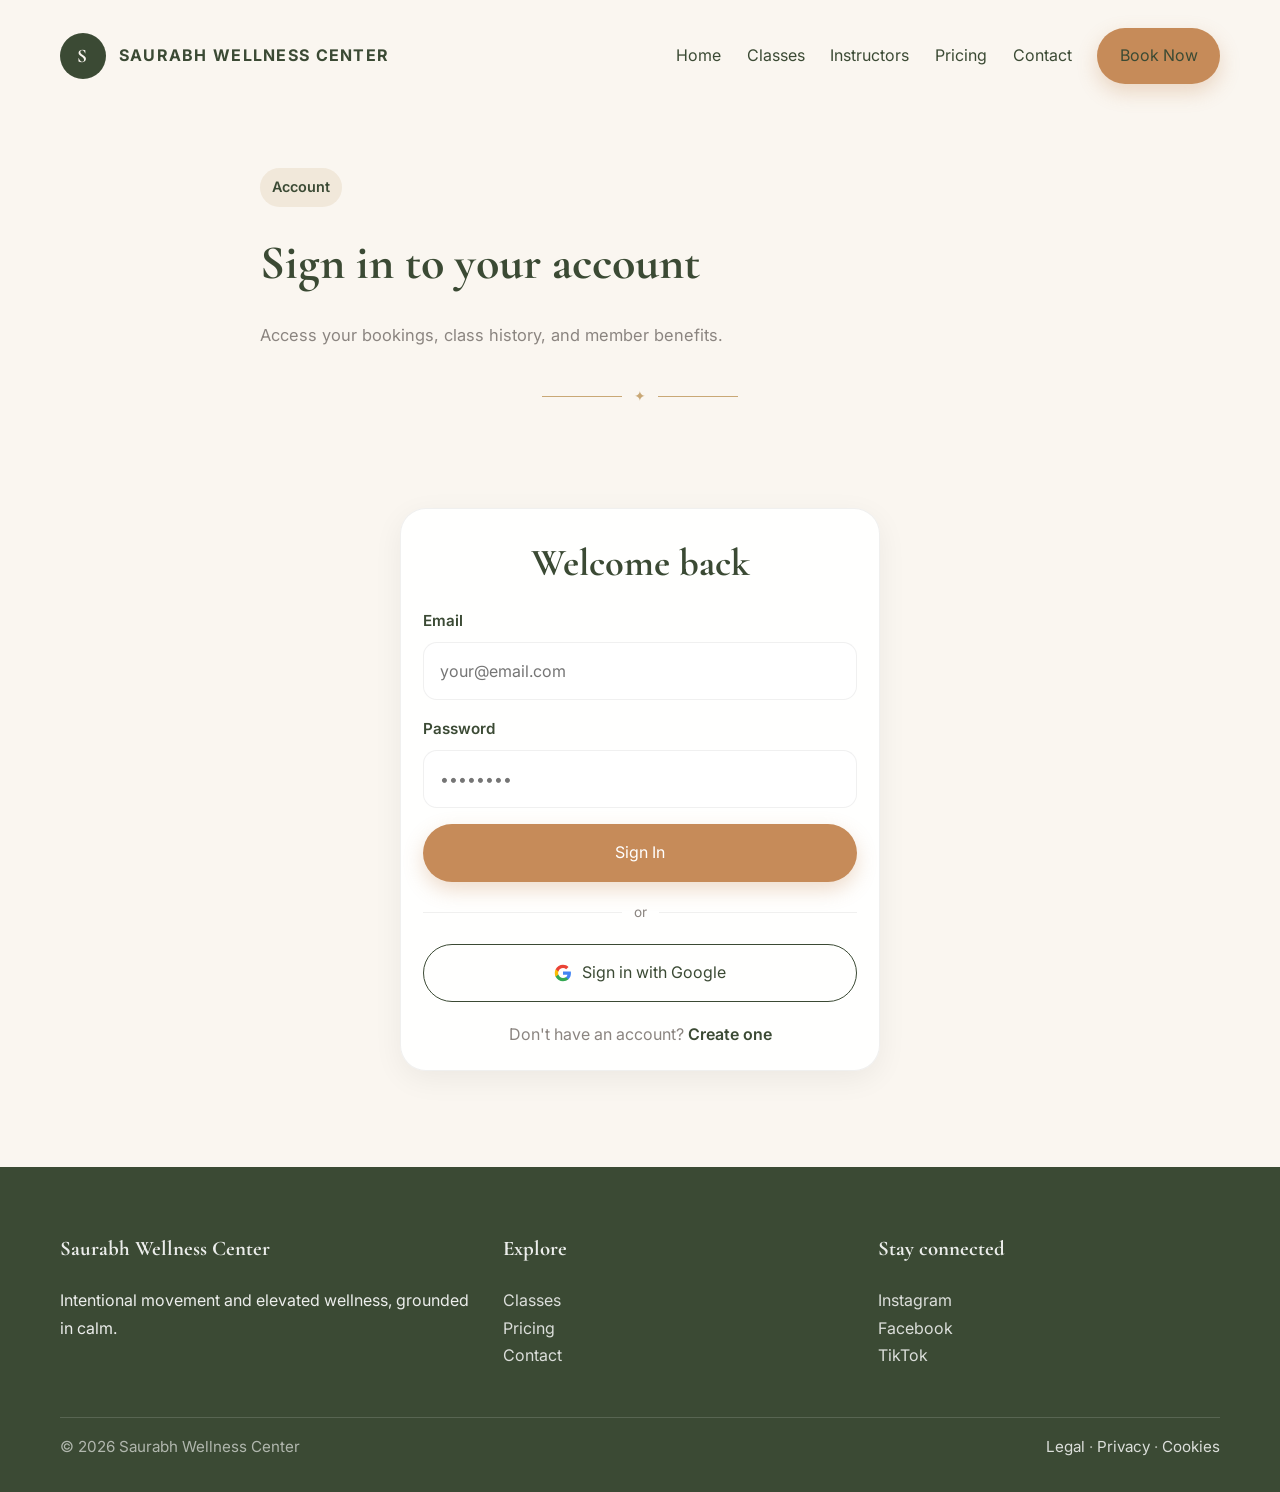
<file: auth.html>
<!DOCTYPE html>
<html lang="en">
  <head>
    <meta charset="UTF-8" />
    <meta name="viewport" content="width=device-width, initial-scale=1.0" />
    <title>Sign In | Saurabh Wellness Center</title>
    <meta name="description" content="Sign in or create an account at Saurabh Wellness Center in Dehradun." />
    <link rel="preconnect" href="https://fonts.googleapis.com" />
    <link rel="preconnect" href="https://fonts.gstatic.com" crossorigin />
    <link href="https://fonts.googleapis.com/css2?family=Inter:wght@400;500;600;700&family=Cormorant+Garamond:wght@500;600;700&display=swap" rel="stylesheet" />
    <link rel="stylesheet" href="styles.css" />
    <link rel="icon" type="image/svg+xml" href="favicon.svg" />
  </head>
  <body>
    <header class="site-header">
      <div class="container header-inner">
        <a class="brand" href="index.html">
          <span class="brand-mark">S</span>
          <span>Saurabh Wellness Center</span>
        </a>
        <button class="menu-toggle" aria-label="Toggle navigation">☰</button>
        <nav class="nav-links" aria-label="Primary navigation">
          <a href="index.html">Home</a>
          <a href="classes.html">Classes</a>
          <a href="team.html">Instructors</a>
          <a href="pricing.html">Pricing</a>
          <a href="contact.html">Contact</a>
          <a class="nav-cta" href="booking.html">Book Now</a>
        </nav>
      </div>
    </header>

    <main>
      <section class="page-hero">
        <div class="container hero-copy">
          <span class="eyebrow">Account</span>
          <h1>Sign in to your account</h1>
          <p>Access your bookings, class history, and member benefits.</p>
        </div>
      </section>

      <div class="section-divider"><span class="divider-line"></span><span class="divider-icon">✦</span><span class="divider-line"></span></div>

      <section class="section">
        <div class="container" style="max-width: 480px;">
          <div id="auth-message" class="auth-message" style="display:none;"></div>

          <div id="signin-form" class="auth-card card">
            <h2 class="section-title" style="text-align:center;">Welcome back</h2>
            <form id="login-form">
              <label for="login-email">Email</label>
              <input id="login-email" name="email" type="email" placeholder="your@email.com" required />
              <label for="login-password">Password</label>
              <input id="login-password" name="password" type="password" placeholder="••••••••" required />
              <div id="login-error" class="auth-error" style="display:none; color: #c0392b; font-size:0.9rem; margin-bottom:0.75rem;"></div>
              <button id="resend-confirm" type="button" class="btn btn-secondary" style="width:100%; display:none; margin-bottom:0.75rem;">Resend confirmation email</button>
              <button class="btn btn-primary" type="submit" style="width:100%;">Sign In</button>
            </form>
            <div style="display:flex; align-items:center; gap:0.75rem; margin:1.2rem 0;">
              <span style="flex:1; height:1px; background:var(--border);"></span>
              <span style="color:var(--muted); font-size:0.85rem;">or</span>
              <span style="flex:1; height:1px; background:var(--border);"></span>
            </div>
            <button id="google-signin-btn" class="btn btn-secondary" style="width:100%; display:flex; align-items:center; justify-content:center; gap:0.6rem;">
              <svg width="18" height="18" viewBox="0 0 24 24"><path fill="#4285F4" d="M22.56 12.25c0-.78-.07-1.53-.2-2.25H12v4.26h5.92a5.06 5.06 0 0 1-2.2 3.32v2.77h3.57c2.08-1.92 3.28-4.74 3.28-8.1z"/><path fill="#34A853" d="M12 23c2.97 0 5.46-.98 7.28-2.66l-3.57-2.77c-.98.66-2.23 1.06-3.71 1.06-2.86 0-5.29-1.93-6.16-4.53H2.18v2.84C3.99 20.53 7.7 23 12 23z"/><path fill="#FBBC05" d="M5.84 14.09c-.22-.66-.35-1.36-.35-2.09s.13-1.43.35-2.09V7.07H2.18C1.43 8.55 1 10.22 1 12s.43 3.45 1.18 4.93l2.85-2.22.81-.62z"/><path fill="#EA4335" d="M12 5.38c1.62 0 3.06.56 4.21 1.64l3.15-3.15C17.45 2.09 14.97 1 12 1 7.7 1 3.99 3.47 2.18 7.07l3.66 2.84c.87-2.6 3.3-4.53 6.16-4.53z"/></svg>
              Sign in with Google
            </button>
            <p style="text-align:center; margin-top:1.2rem; color:var(--muted);">
              Don't have an account? <a href="#" id="show-signup" style="color:var(--accent); font-weight:600;">Create one</a>
            </p>
          </div>

          <div id="signup-form" class="auth-card card" style="display:none;">
            <h2 class="section-title" style="text-align:center;">Create account</h2>
            <form id="register-form">
              <label for="register-email">Email</label>
              <input id="register-email" name="email" type="email" placeholder="your@email.com" required />
              <label for="register-password">Password</label>
              <input id="register-password" name="password" type="password" placeholder="••••••••" required minlength="6" />
              <label for="register-confirm">Confirm password</label>
              <input id="register-confirm" name="confirm" type="password" placeholder="••••••••" required minlength="6" />
              <div id="register-error" class="auth-error" style="display:none; color: #c0392b; font-size:0.9rem; margin-bottom:0.75rem;"></div>
              <button class="btn btn-primary" type="submit" style="width:100%;">Create Account</button>
            </form>
            <div style="display:flex; align-items:center; gap:0.75rem; margin:1.2rem 0;">
              <span style="flex:1; height:1px; background:var(--border);"></span>
              <span style="color:var(--muted); font-size:0.85rem;">or</span>
              <span style="flex:1; height:1px; background:var(--border);"></span>
            </div>
            <button id="google-signup-btn" class="btn btn-secondary" style="width:100%; display:flex; align-items:center; justify-content:center; gap:0.6rem;">
              <svg width="18" height="18" viewBox="0 0 24 24"><path fill="#4285F4" d="M22.56 12.25c0-.78-.07-1.53-.2-2.25H12v4.26h5.92a5.06 5.06 0 0 1-2.2 3.32v2.77h3.57c2.08-1.92 3.28-4.74 3.28-8.1z"/><path fill="#34A853" d="M12 23c2.97 0 5.46-.98 7.28-2.66l-3.57-2.77c-.98.66-2.23 1.06-3.71 1.06-2.86 0-5.29-1.93-6.16-4.53H2.18v2.84C3.99 20.53 7.7 23 12 23z"/><path fill="#FBBC05" d="M5.84 14.09c-.22-.66-.35-1.36-.35-2.09s.13-1.43.35-2.09V7.07H2.18C1.43 8.55 1 10.22 1 12s.43 3.45 1.18 4.93l2.85-2.22.81-.62z"/><path fill="#EA4335" d="M12 5.38c1.62 0 3.06.56 4.21 1.64l3.15-3.15C17.45 2.09 14.97 1 12 1 7.7 1 3.99 3.47 2.18 7.07l3.66 2.84c.87-2.6 3.3-4.53 6.16-4.53z"/></svg>
              Sign up with Google
            </button>
            <p style="text-align:center; margin-top:1.2rem; color:var(--muted);">
              Already have an account? <a href="#" id="show-signin" style="color:var(--accent); font-weight:600;">Sign in</a>
            </p>
          </div>

          <div id="signedin-view" style="display:none; text-align:center;">
            <div class="card" style="padding:2.5rem;">
              <h2 class="section-title">You're signed in</h2>
              <p style="color:var(--muted);" id="signedin-email"></p>
              <button id="signout-btn" class="btn btn-secondary" style="margin-top:1rem;">Sign Out</button>
            </div>
          </div>
        </div>
      </section>
    </main>

    <footer class="footer">
      <div class="container">
        <div class="footer-grid">
          <div>
            <h3>Saurabh Wellness Center</h3>
            <p>Intentional movement and elevated wellness, grounded in calm.</p>
          </div>
          <div>
            <h3>Explore</h3>
            <p><a href="classes.html">Classes</a><br /><a href="pricing.html">Pricing</a><br /><a href="contact.html">Contact</a></p>
          </div>
          <div>
            <h3>Stay connected</h3>
            <p><a href="https://instagram.com" target="_blank" rel="noreferrer">Instagram</a><br /><a href="https://facebook.com" target="_blank" rel="noreferrer">Facebook</a><br /><a href="https://tiktok.com" target="_blank" rel="noreferrer">TikTok</a></p>
          </div>
        </div>
        <div class="footer-bottom">
          <span>© <span id="year"></span> Saurabh Wellness Center</span>
          <span><a href="legal.html">Legal</a> · <a href="privacy.html">Privacy</a> · <a href="cookies.html">Cookies</a></span>
        </div>
      </div>
    </footer>

    <script src="supabase.js?v=1"></script>
    <script src="supabase-config.js?v=2"></script>
    <script src="booking-config.js?v=2"></script>
    <script src="nav-auth.js?v=2"></script>
    <script src="auth.js?v=2"></script>
    <script src="script.js?v=2"></script>
  </body>
</html>
</file>
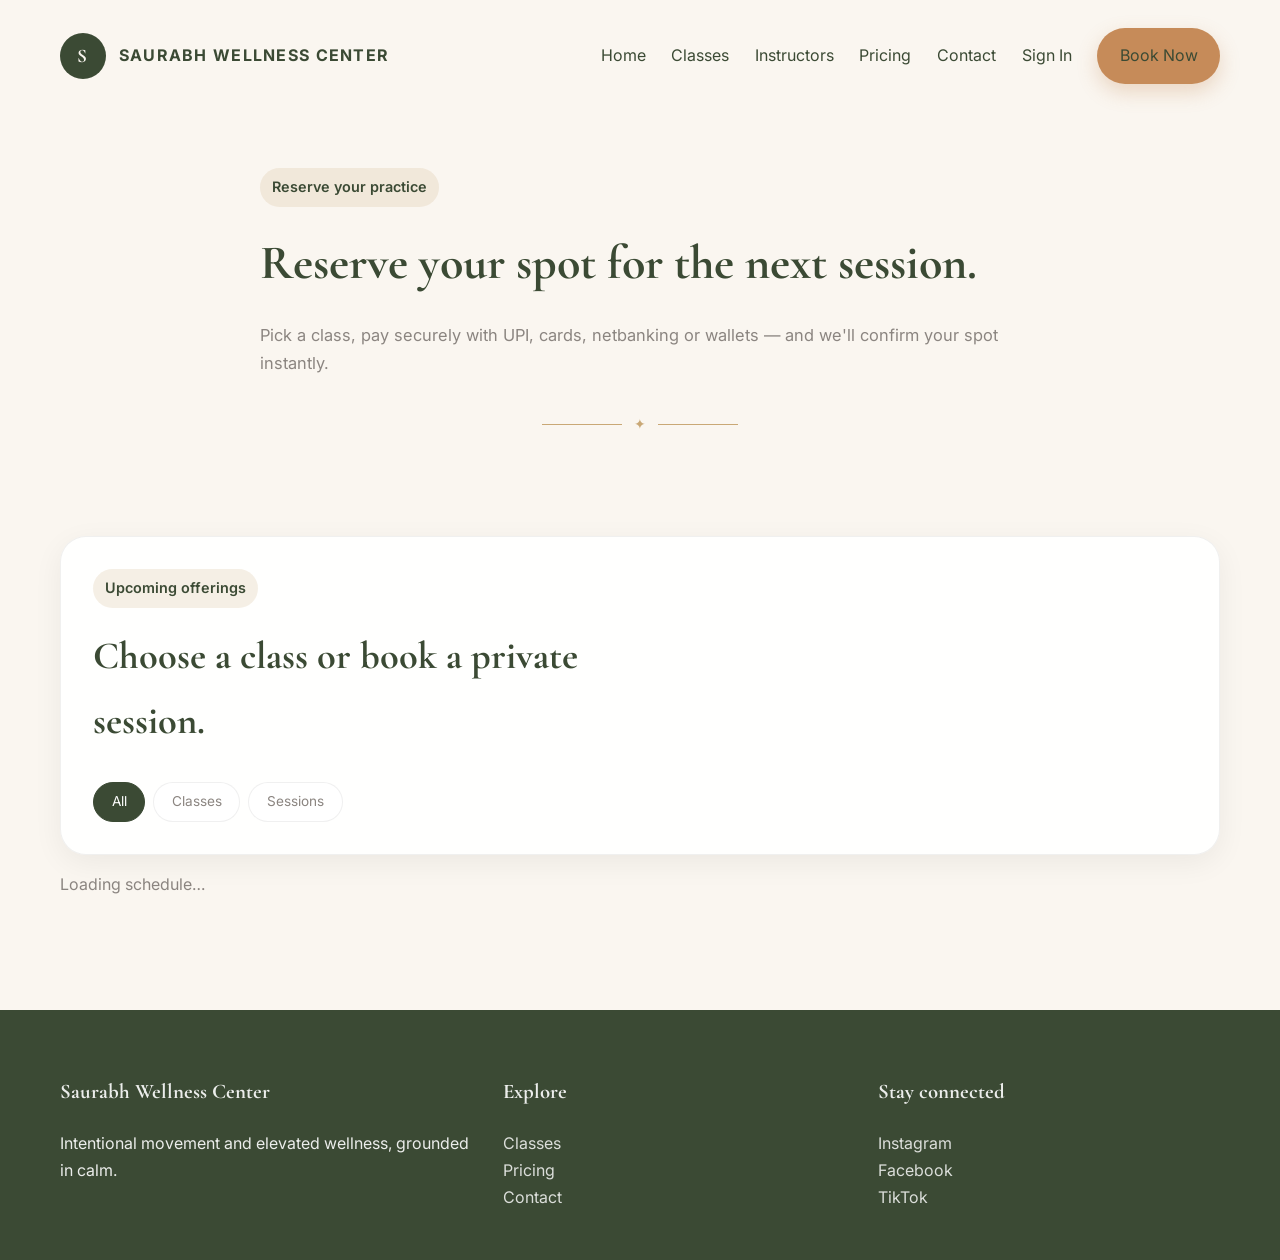
<file: booking.html>
<!DOCTYPE html>
<html lang="en">
  <head>
    <meta charset="UTF-8" />
    <meta name="viewport" content="width=device-width, initial-scale=1.0" />
    <title>Booking | Saurabh Wellness Center</title>
    <meta name="description" content="Book your yoga class at Saurabh Wellness Center in Dehradun, Uttarakhand." />
    <link rel="preconnect" href="https://fonts.googleapis.com" />
    <link rel="preconnect" href="https://fonts.gstatic.com" crossorigin />
    <link href="https://fonts.googleapis.com/css2?family=Inter:wght@400;500;600;700&family=Cormorant+Garamond:wght@500;600;700&display=swap" rel="stylesheet" />
    <link rel="stylesheet" href="styles.css" />
    <link rel="icon" type="image/svg+xml" href="favicon.svg" />
  </head>
  <body>
    <header class="site-header">
      <div class="container header-inner">
        <a class="brand" href="index.html">
          <span class="brand-mark">S</span>
          <span>Saurabh Wellness Center</span>
        </a>
        <button class="menu-toggle" aria-label="Toggle navigation">☰</button>
        <nav class="nav-links" aria-label="Primary navigation">
          <a href="index.html">Home</a>
          <a href="classes.html">Classes</a>
          <a href="team.html">Instructors</a>
          <a href="pricing.html">Pricing</a>
          <a href="contact.html">Contact</a>
          <a href="auth.html" id="nav-signin">Sign In</a>
          <a class="nav-cta" href="booking.html">Book Now</a>
        </nav>
      </div>
    </header>

    <main>
      <section class="page-hero" data-reveal>
        <div class="container hero-copy">
          <span class="eyebrow">Reserve your practice</span>
          <h1>Reserve your spot for the next session.</h1>
          <p>Pick a class, pay securely with UPI, cards, netbanking or wallets — and we'll confirm your spot instantly.</p>
        </div>
      </section>

      <div class="section-divider"><span class="divider-line"></span><span class="divider-icon">✦</span><span class="divider-line"></span></div>

      <section class="section" data-reveal>
        <div class="container">
          <div class="booking-toolbar card" data-reveal data-reveal-delay="0">
            <div class="toolbar-text">
              <span class="eyebrow">Upcoming offerings</span>
              <h2 class="section-title">Choose a class or book a private session.</h2>
            </div>
            <div class="toolbar-actions">
              <div class="filter-pills" aria-label="Filter offerings">
                <button type="button" class="filter-pill active" data-filter="all">All</button>
                <button type="button" class="filter-pill" data-filter="class">Classes</button>
                <button type="button" class="filter-pill" data-filter="session">Sessions</button>
              </div>
            </div>
          </div>

          <div id="class-list" class="schedule-grid"></div>
        </div>
      </section>

      <section id="my-bookings" class="section" data-reveal style="display:none;">
        <div class="container">
          <div class="booking-toolbar card" data-reveal data-reveal-delay="0">
            <div class="toolbar-text">
              <span class="eyebrow">My bookings</span>
              <h2 class="section-title">Your confirmed classes</h2>
              <p style="color:var(--muted); margin-top:0.5rem;">Booked classes appear here after payment is completed.</p>
            </div>
          </div>
          <div id="my-bookings-list" class="schedule-grid"></div>
        </div>
      </section>
    </main>

    <footer class="footer">
      <div class="container">
        <div class="footer-grid">
          <div>
            <h3>Saurabh Wellness Center</h3>
            <p>Intentional movement and elevated wellness, grounded in calm.</p>
          </div>
          <div>
            <h3>Explore</h3>
            <p><a href="classes.html">Classes</a><br /><a href="pricing.html">Pricing</a><br /><a href="contact.html">Contact</a></p>
          </div>
          <div>
            <h3>Stay connected</h3>
            <p><a href="https://instagram.com" target="_blank" rel="noreferrer">Instagram</a><br /><a href="https://facebook.com" target="_blank" rel="noreferrer">Facebook</a><br /><a href="https://tiktok.com" target="_blank" rel="noreferrer">TikTok</a></p>
          </div>
        </div>
      </div>
    </footer>

    <!-- Login required modal -->
    <div id="login-modal" class="modal" style="display:none;">
      <div class="modal-backdrop">
        <div class="modal-box" style="text-align:center;">
          <div class="payment-state-icon info">🔒</div>
          <h2 class="section-title">Sign in to book</h2>
          <p style="color:var(--muted);">You need an account to reserve a class. It takes less than a minute.</p>
          <div style="display:flex; gap:0.8rem; justify-content:center; flex-wrap:wrap;">
            <a class="btn btn-primary" id="login-goto" href="auth.html">Sign In / Register</a>
            <button type="button" class="btn btn-secondary" id="login-cancel">Cancel</button>
          </div>
        </div>
      </div>
    </div>

    <!-- Booking summary modal (populated by booking.js) -->
    <div id="booking-summary" class="modal" style="display:none;"></div>

    <!-- Demo gateway checkout (populated by booking.js when DEMO_MODE=true) -->
    <div id="demo-checkout" class="modal" style="display:none;"></div>

    <!-- Payment processing spinner -->
    <div id="payment-processing" class="modal" style="display:none;">
      <div class="modal-backdrop">
        <div class="modal-box" style="text-align:center;">
          <div class="spinner"></div>
          <h2 class="section-title">Confirming your booking…</h2>
          <p style="color:var(--muted);">Please wait — we're verifying your payment securely.</p>
        </div>
      </div>
    </div>

    <!-- Payment failure -->
    <div id="payment-failure" class="modal" style="display:none;"></div>

    <!-- Confirmation (populated by booking.js) -->
    <div id="confirmation-view" class="modal" style="display:none;"></div>

    <script src="supabase.js?v=1"></script>
    <script src="supabase-config.js?v=3"></script>
    <script src="booking-config.js?v=3"></script>
    <script src="nav-auth.js?v=3"></script>
    <script src="booking.js?v=3"></script>
    <script src="script.js?v=3"></script>
  </body>
</html>
</file>
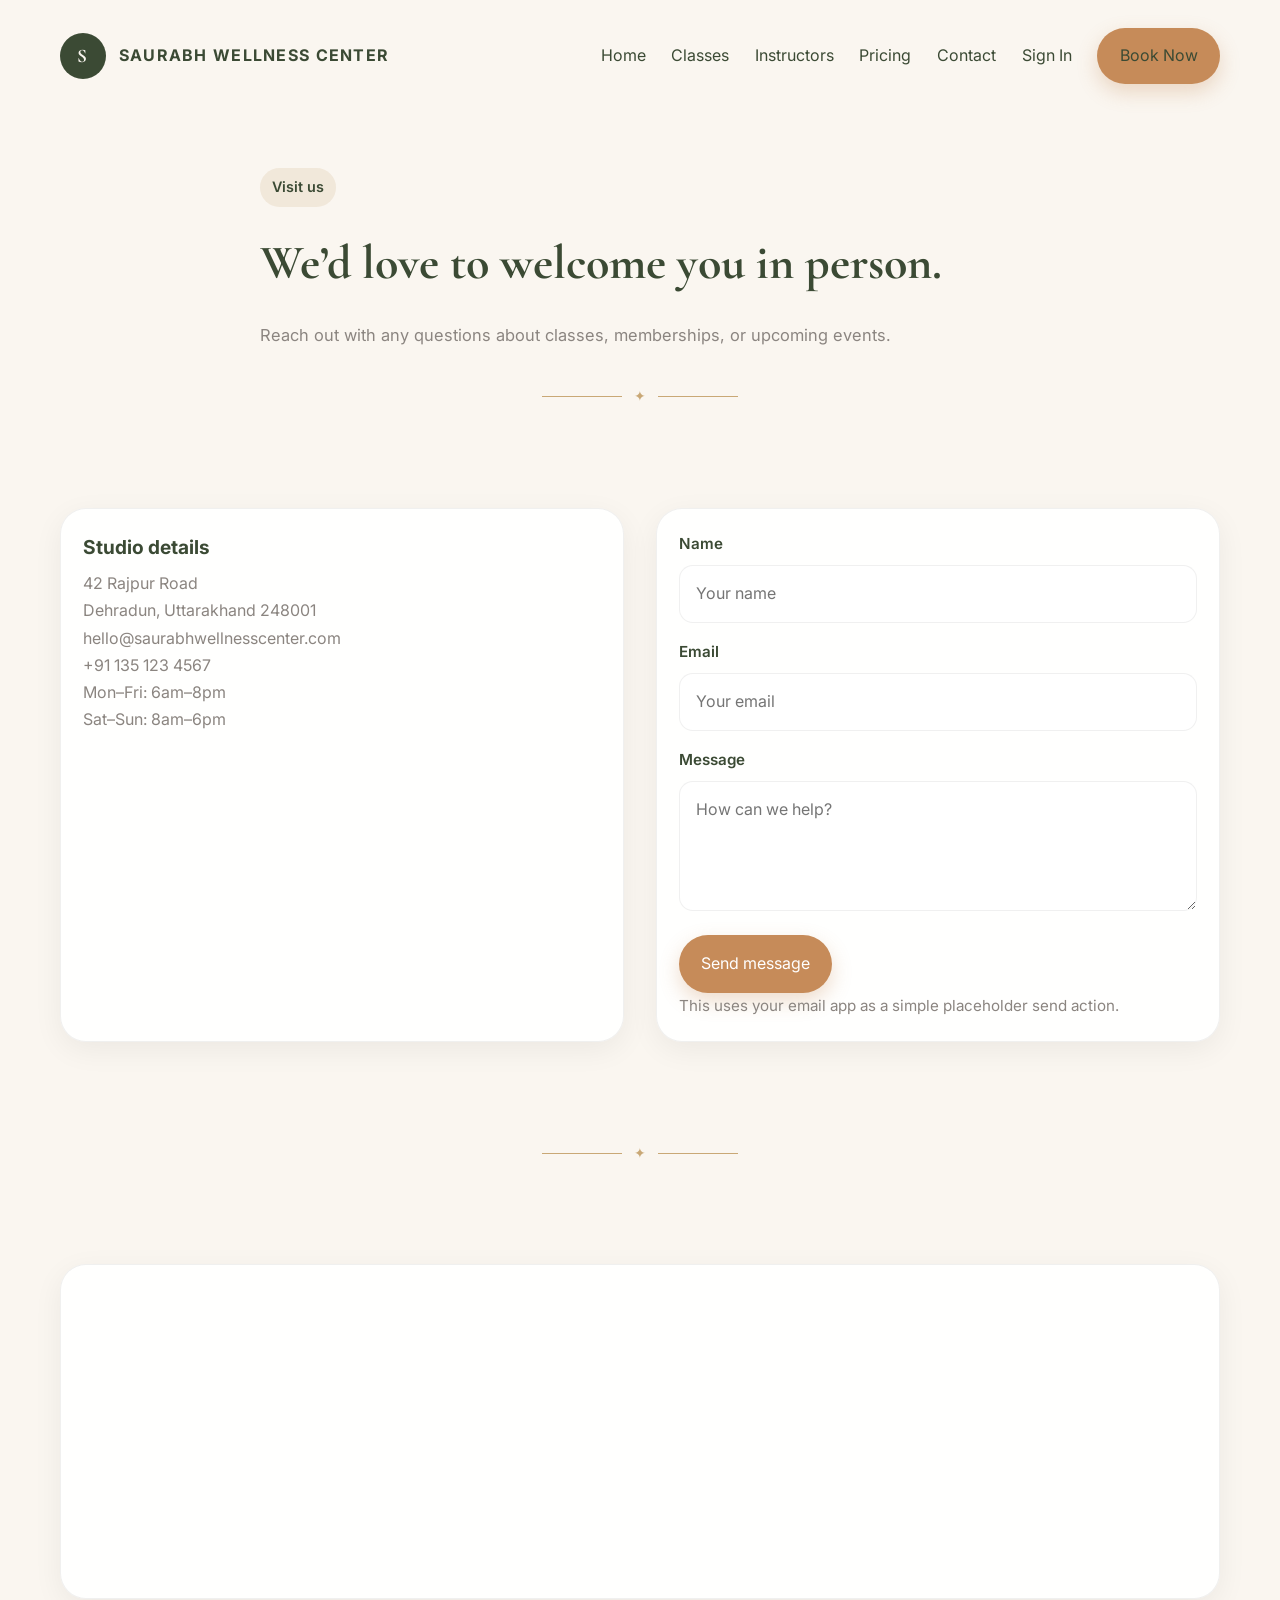
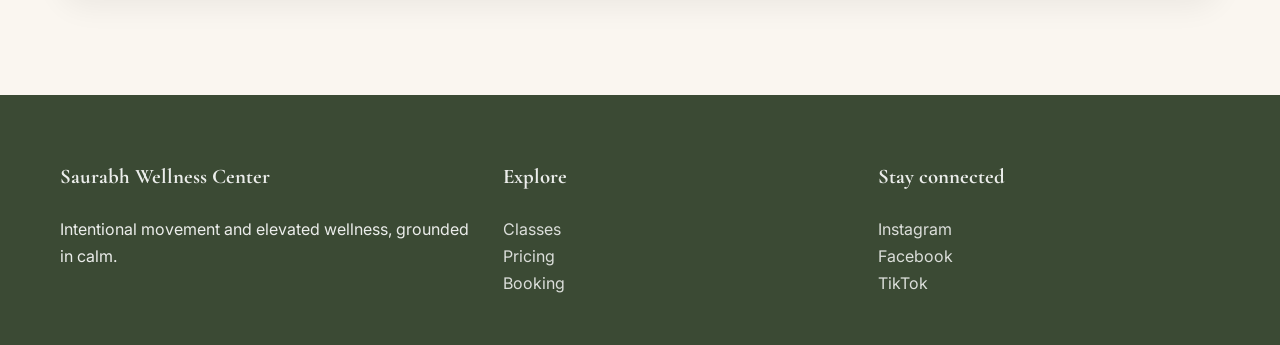
<file: contact.html>
<!DOCTYPE html>
<html lang="en">
  <head>
    <meta charset="UTF-8" />
    <meta name="viewport" content="width=device-width, initial-scale=1.0" />
    <title>Contact | Saurabh Wellness Center</title>
    <meta name="description" content="Get in touch with Saurabh Wellness Center in Dehradun, Uttarakhand." />
    <link rel="preconnect" href="https://fonts.googleapis.com" />
    <link rel="preconnect" href="https://fonts.gstatic.com" crossorigin />
    <link href="https://fonts.googleapis.com/css2?family=Inter:wght@400;500;600;700&family=Cormorant+Garamond:wght@500;600;700&display=swap" rel="stylesheet" />
    <link rel="stylesheet" href="styles.css" />
    <link rel="icon" type="image/svg+xml" href="favicon.svg" />
  </head>
  <body>
    <header class="site-header">
      <div class="container header-inner">
        <a class="brand" href="index.html">
          <span class="brand-mark">S</span>
          <span>Saurabh Wellness Center</span>
        </a>
        <button class="menu-toggle" aria-label="Toggle navigation">☰</button>
        <nav class="nav-links" aria-label="Primary navigation">
          <a href="index.html">Home</a>
          <a href="classes.html">Classes</a>
          <a href="team.html">Instructors</a>
          <a href="pricing.html">Pricing</a>
          <a href="contact.html">Contact</a>
          <a href="auth.html" id="nav-signin">Sign In</a>
          <a class="nav-cta" href="booking.html">Book Now</a>
        </nav>
      </div>
    </header>

    <main>
      <section class="page-hero">
        <div class="container hero-copy">
          <span class="eyebrow">Visit us</span>
          <h1>We’d love to welcome you in person.</h1>
          <p>Reach out with any questions about classes, memberships, or upcoming events.</p>
        </div>
      </section>

      <div class="section-divider"><span class="divider-line"></span><span class="divider-icon">✦</span><span class="divider-line"></span></div>

      <section class="section" data-reveal>
        <div class="container form-grid">
          <div class="info-card card" data-reveal data-reveal-delay="0">
            <h3>Studio details</h3>
            <p>42 Rajpur Road<br />Dehradun, Uttarakhand 248001</p>
            <p>hello@saurabhwellnesscenter.com<br />+91 135 123 4567</p>
            <p>Mon–Fri: 6am–8pm<br />Sat–Sun: 8am–6pm</p>
          </div>
          <div class="contact-card card" data-reveal data-reveal-delay="100">
            <form id="contact-form">
              <label for="name">Name</label>
              <input id="name" name="name" type="text" placeholder="Your name" required />
              <label for="email">Email</label>
              <input id="email" name="email" type="email" placeholder="Your email" required />
              <label for="message">Message</label>
              <textarea id="message" name="message" placeholder="How can we help?"></textarea>
              <button class="btn btn-primary" type="submit">Send message</button>
              <p class="form-note">This uses your email app as a simple placeholder send action.</p>
            </form>
          </div>
        </div>
      </section>

      <div class="section-divider"><span class="divider-line"></span><span class="divider-icon">✦</span><span class="divider-line"></span></div>

      <section class="section" data-reveal>
        <div class="container">
          <div class="card map-card">
            <iframe src="https://www.google.com/maps?q=Dehradun%20Uttarakhand%20India&output=embed" title="Studio location"></iframe>
          </div>
        </div>
      </section>
    </main>

    <footer class="footer">
      <div class="container">
        <div class="footer-grid">
          <div>
            <h3>Saurabh Wellness Center</h3>
            <p>Intentional movement and elevated wellness, grounded in calm.</p>
          </div>
          <div>
            <h3>Explore</h3>
            <p><a href="classes.html">Classes</a><br /><a href="pricing.html">Pricing</a><br /><a href="booking.html">Booking</a></p>
          </div>
          <div>
            <h3>Stay connected</h3>
            <p><a href="https://instagram.com" target="_blank" rel="noreferrer">Instagram</a><br /><a href="https://facebook.com" target="_blank" rel="noreferrer">Facebook</a><br /><a href="https://tiktok.com" target="_blank" rel="noreferrer">TikTok</a></p>
          </div>
        </div>
      </div>
    </footer>

    <script src="supabase.js"></script>
    <script src="supabase-config.js"></script>
    <script src="booking-config.js"></script>
    <script src="nav-auth.js"></script>
    <script src="script.js"></script>
  </body>
</html>
</file>
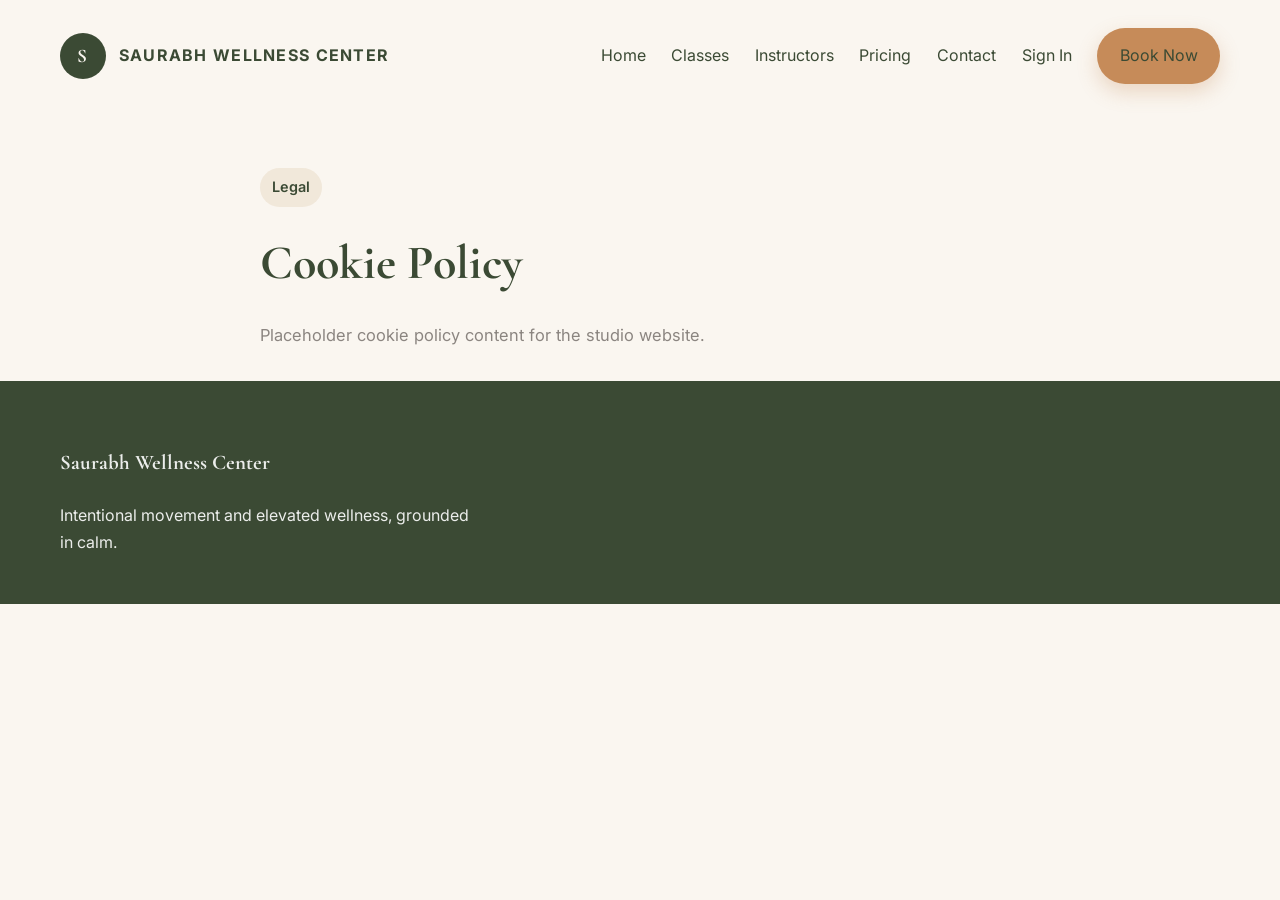
<file: cookies.html>
<!DOCTYPE html>
<html lang="en">
  <head>
    <meta charset="UTF-8" />
    <meta name="viewport" content="width=device-width, initial-scale=1.0" />
    <title>Cookie Policy | Saurabh Wellness Center</title>
    <link rel="preconnect" href="https://fonts.googleapis.com" />
    <link rel="preconnect" href="https://fonts.gstatic.com" crossorigin />
    <link href="https://fonts.googleapis.com/css2?family=Inter:wght@400;500;600;700&family=Cormorant+Garamond:wght@500;600;700&display=swap" rel="stylesheet" />
    <link rel="stylesheet" href="styles.css" />
    <link rel="icon" type="image/svg+xml" href="favicon.svg" />
  </head>
  <body>
    <header class="site-header">
      <div class="container header-inner">
        <a class="brand" href="index.html">
          <span class="brand-mark">S</span>
          <span>Saurabh Wellness Center</span>
        </a>
        <button class="menu-toggle" aria-label="Toggle navigation">☰</button>
        <nav class="nav-links" aria-label="Primary navigation">
          <a href="index.html">Home</a>
          <a href="classes.html">Classes</a>
          <a href="team.html">Instructors</a>
          <a href="pricing.html">Pricing</a>
          <a href="contact.html">Contact</a>
          <a href="auth.html" id="nav-signin">Sign In</a>
          <a class="nav-cta" href="booking.html">Book Now</a>
        </nav>
      </div>
    </header>

    <main>
      <section class="page-hero" data-reveal>
        <div class="container hero-copy">
          <span class="eyebrow">Legal</span>
          <h1>Cookie Policy</h1>
          <p>Placeholder cookie policy content for the studio website.</p>
        </div>
      </section>
    </main>

    <footer class="footer">
      <div class="container">
        <div class="footer-grid">
          <div>
            <h3>Saurabh Wellness Center</h3>
            <p>Intentional movement and elevated wellness, grounded in calm.</p>
          </div>
        </div>
      </div>
    </footer>

    <script src="supabase.js"></script>
    <script src="supabase-config.js"></script>
    <script src="booking-config.js"></script>
    <script src="nav-auth.js"></script>
    <script src="script.js"></script>
  </body>
</html>
</file>
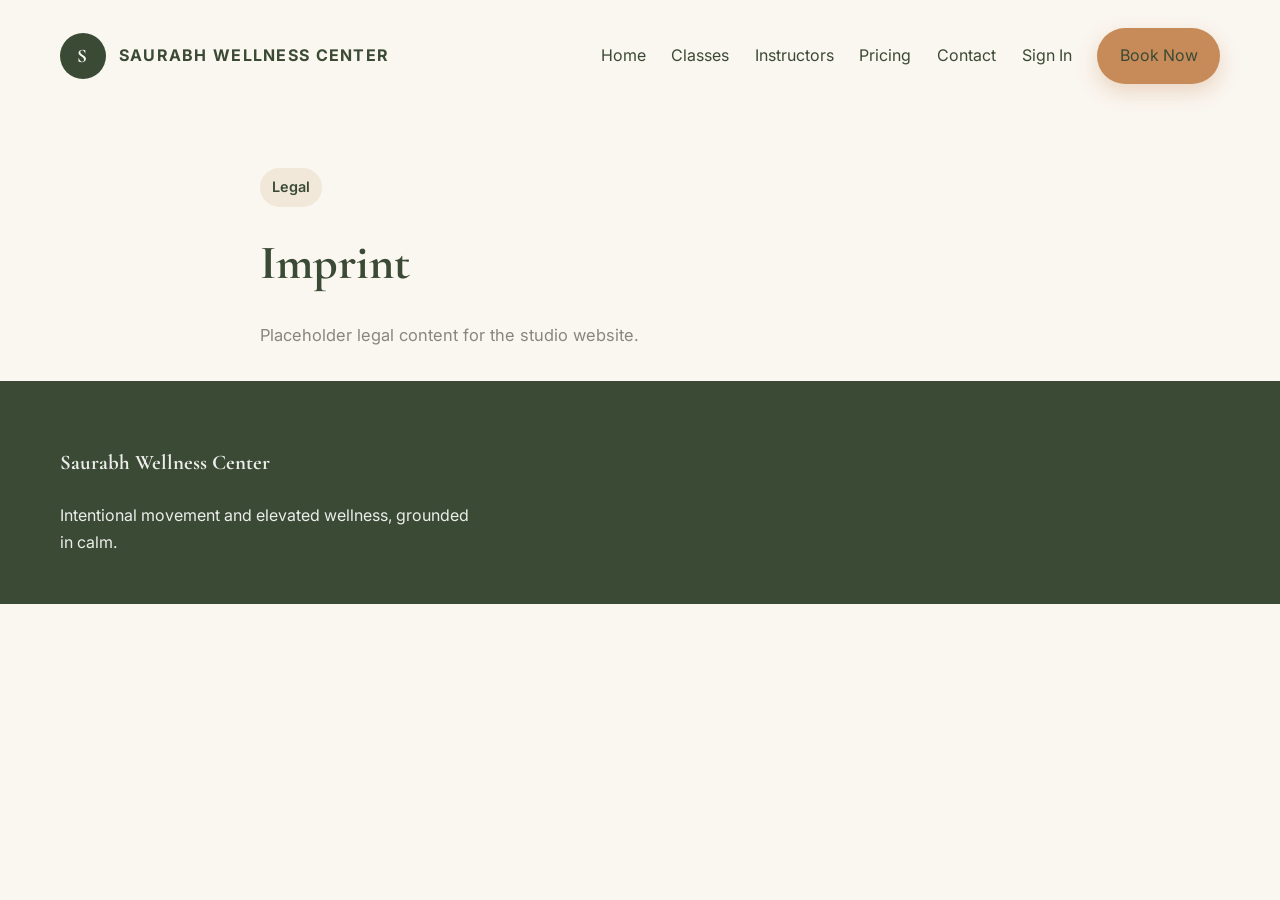
<file: legal.html>
<!DOCTYPE html>
<html lang="en">
  <head>
    <meta charset="UTF-8" />
    <meta name="viewport" content="width=device-width, initial-scale=1.0" />
    <title>Imprint | Saurabh Wellness Center</title>
    <link rel="preconnect" href="https://fonts.googleapis.com" />
    <link rel="preconnect" href="https://fonts.gstatic.com" crossorigin />
    <link href="https://fonts.googleapis.com/css2?family=Inter:wght@400;500;600;700&family=Cormorant+Garamond:wght@500;600;700&display=swap" rel="stylesheet" />
    <link rel="stylesheet" href="styles.css" />
    <link rel="icon" type="image/svg+xml" href="favicon.svg" />
  </head>
  <body>
    <header class="site-header">
      <div class="container header-inner">
        <a class="brand" href="index.html">
          <span class="brand-mark">S</span>
          <span>Saurabh Wellness Center</span>
        </a>
        <button class="menu-toggle" aria-label="Toggle navigation">☰</button>
        <nav class="nav-links" aria-label="Primary navigation">
          <a href="index.html">Home</a>
          <a href="classes.html">Classes</a>
          <a href="team.html">Instructors</a>
          <a href="pricing.html">Pricing</a>
          <a href="contact.html">Contact</a>
          <a href="auth.html" id="nav-signin">Sign In</a>
          <a class="nav-cta" href="booking.html">Book Now</a>
        </nav>
      </div>
    </header>

    <main>
      <section class="page-hero" data-reveal>
        <div class="container hero-copy">
          <span class="eyebrow">Legal</span>
          <h1>Imprint</h1>
          <p>Placeholder legal content for the studio website.</p>
        </div>
      </section>
    </main>

    <footer class="footer">
      <div class="container">
        <div class="footer-grid">
          <div>
            <h3>Saurabh Wellness Center</h3>
            <p>Intentional movement and elevated wellness, grounded in calm.</p>
          </div>
        </div>
      </div>
    </footer>

    <script src="supabase.js"></script>
    <script src="supabase-config.js"></script>
    <script src="booking-config.js"></script>
    <script src="nav-auth.js"></script>
    <script src="script.js"></script>
  </body>
</html>
</file>
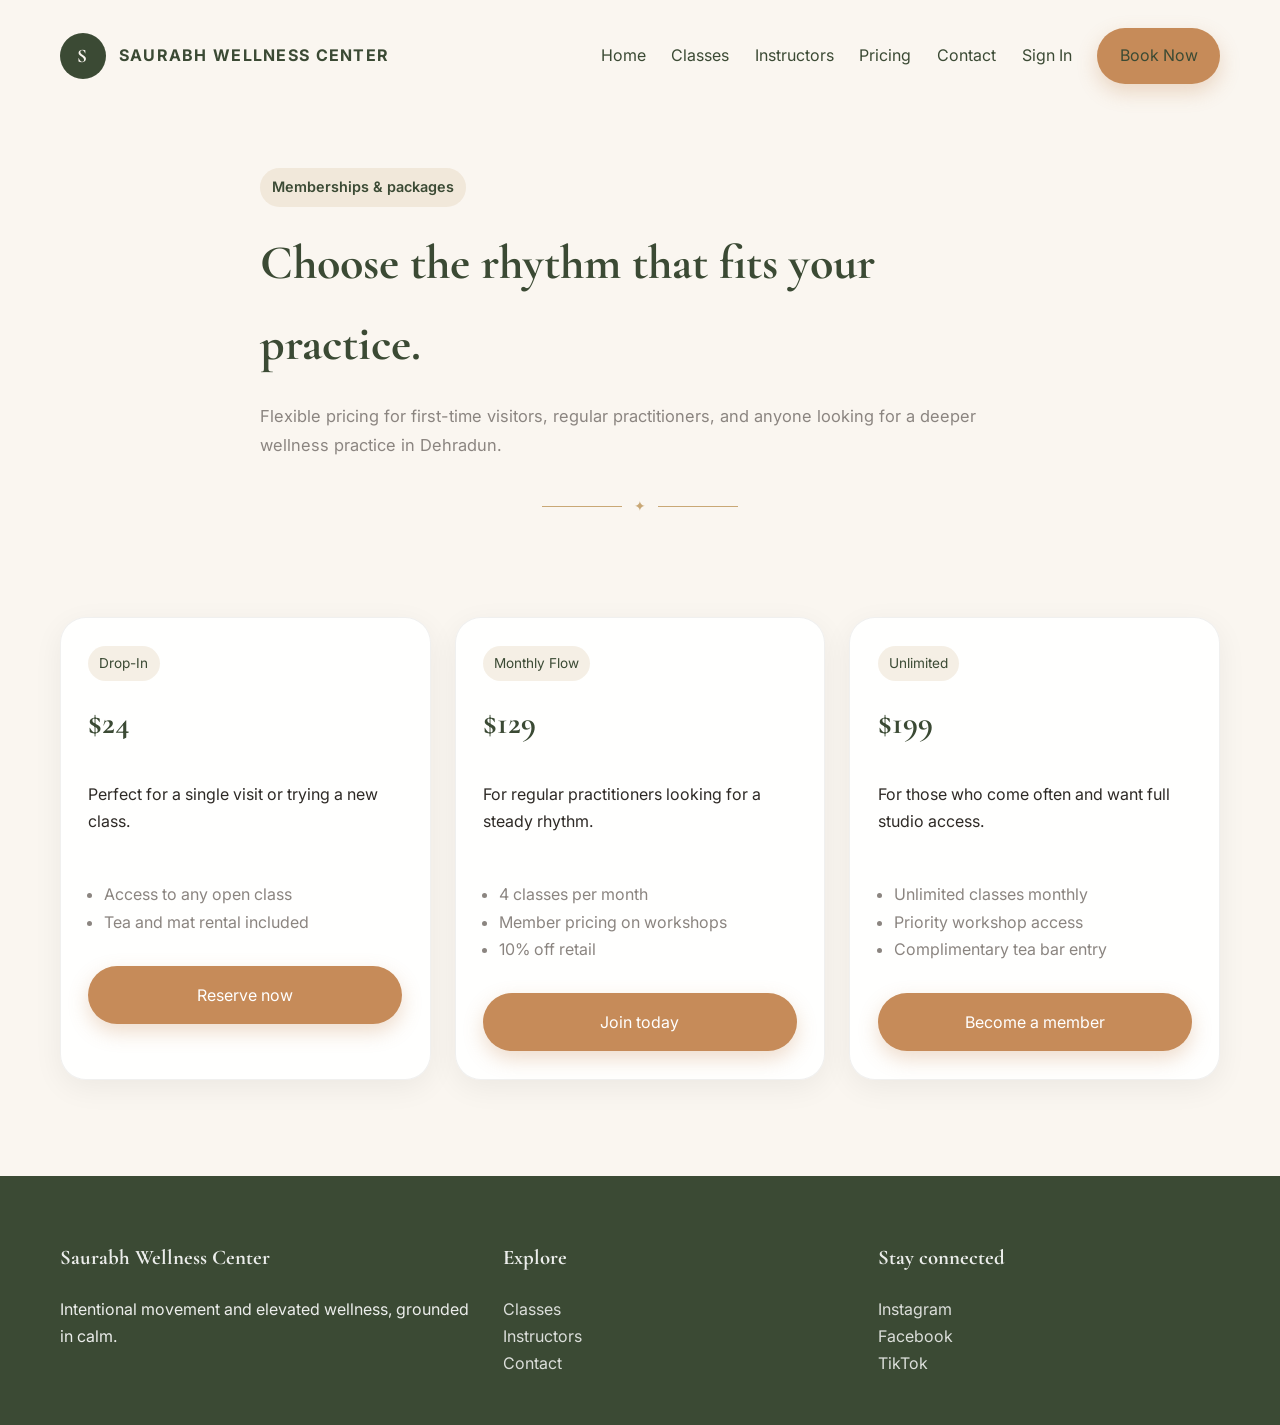
<file: pricing.html>
<!DOCTYPE html>
<html lang="en">
  <head>
    <meta charset="UTF-8" />
    <meta name="viewport" content="width=device-width, initial-scale=1.0" />
    <title>Pricing | Saurabh Wellness Center</title>
    <meta name="description" content="View our pricing and membership plans at Saurabh Wellness Center in Dehradun." />
    <link rel="preconnect" href="https://fonts.googleapis.com" />
    <link rel="preconnect" href="https://fonts.gstatic.com" crossorigin />
    <link href="https://fonts.googleapis.com/css2?family=Inter:wght@400;500;600;700&family=Cormorant+Garamond:wght@500;600;700&display=swap" rel="stylesheet" />
    <link rel="stylesheet" href="styles.css" />
    <link rel="icon" type="image/svg+xml" href="favicon.svg" />
  </head>
  <body>
    <header class="site-header">
      <div class="container header-inner">
        <a class="brand" href="index.html">
          <span class="brand-mark">S</span>
          <span>Saurabh Wellness Center</span>
        </a>
        <button class="menu-toggle" aria-label="Toggle navigation">☰</button>
        <nav class="nav-links" aria-label="Primary navigation">
          <a href="index.html">Home</a>
          <a href="classes.html">Classes</a>
          <a href="team.html">Instructors</a>
          <a href="pricing.html">Pricing</a>
          <a href="contact.html">Contact</a>
          <a href="auth.html" id="nav-signin">Sign In</a>
          <a class="nav-cta" href="booking.html">Book Now</a>
        </nav>
      </div>
    </header>

    <main>
      <section class="page-hero" data-reveal>
        <div class="container hero-copy">
          <span class="eyebrow">Memberships & packages</span>
          <h1>Choose the rhythm that fits your practice.</h1>
          <p>Flexible pricing for first-time visitors, regular practitioners, and anyone looking for a deeper wellness practice in Dehradun.</p>
        </div>
      </section>

      <div class="section-divider"><span class="divider-line"></span><span class="divider-icon">✦</span><span class="divider-line"></span></div>

      <section class="section" data-reveal>
        <div class="container section-grid cards-3">
          <article class="pricing-card" data-reveal data-reveal-delay="0">
            <span class="badge">Drop-In</span>
            <div class="price">$24</div>
            <p>Perfect for a single visit or trying a new class.</p>
            <ul>
              <li>Access to any open class</li>
              <li>Tea and mat rental included</li>
            </ul>
            <a class="btn btn-primary" href="booking.html">Reserve now</a>
          </article>
          <article class="pricing-card" data-reveal data-reveal-delay="100">
            <span class="badge">Monthly Flow</span>
            <div class="price">$129</div>
            <p>For regular practitioners looking for a steady rhythm.</p>
            <ul>
              <li>4 classes per month</li>
              <li>Member pricing on workshops</li>
              <li>10% off retail</li>
            </ul>
            <a class="btn btn-primary" href="booking.html">Join today</a>
          </article>
          <article class="pricing-card" data-reveal data-reveal-delay="200">
            <span class="badge">Unlimited</span>
            <div class="price">$199</div>
            <p>For those who come often and want full studio access.</p>
            <ul>
              <li>Unlimited classes monthly</li>
              <li>Priority workshop access</li>
              <li>Complimentary tea bar entry</li>
            </ul>
            <a class="btn btn-primary" href="booking.html">Become a member</a>
          </article>
        </div>
      </section>
    </main>

    <footer class="footer">
      <div class="container">
        <div class="footer-grid">
          <div>
            <h3>Saurabh Wellness Center</h3>
            <p>Intentional movement and elevated wellness, grounded in calm.</p>
          </div>
          <div>
            <h3>Explore</h3>
            <p><a href="classes.html">Classes</a><br /><a href="team.html">Instructors</a><br /><a href="contact.html">Contact</a></p>
          </div>
          <div>
            <h3>Stay connected</h3>
            <p><a href="https://instagram.com" target="_blank" rel="noreferrer">Instagram</a><br /><a href="https://facebook.com" target="_blank" rel="noreferrer">Facebook</a><br /><a href="https://tiktok.com" target="_blank" rel="noreferrer">TikTok</a></p>
          </div>
        </div>
      </div>
    </footer>

    <script src="supabase.js"></script>
    <script src="supabase-config.js"></script>
    <script src="booking-config.js"></script>
    <script src="nav-auth.js"></script>
    <script src="script.js"></script>
  </body>
</html>
</file>
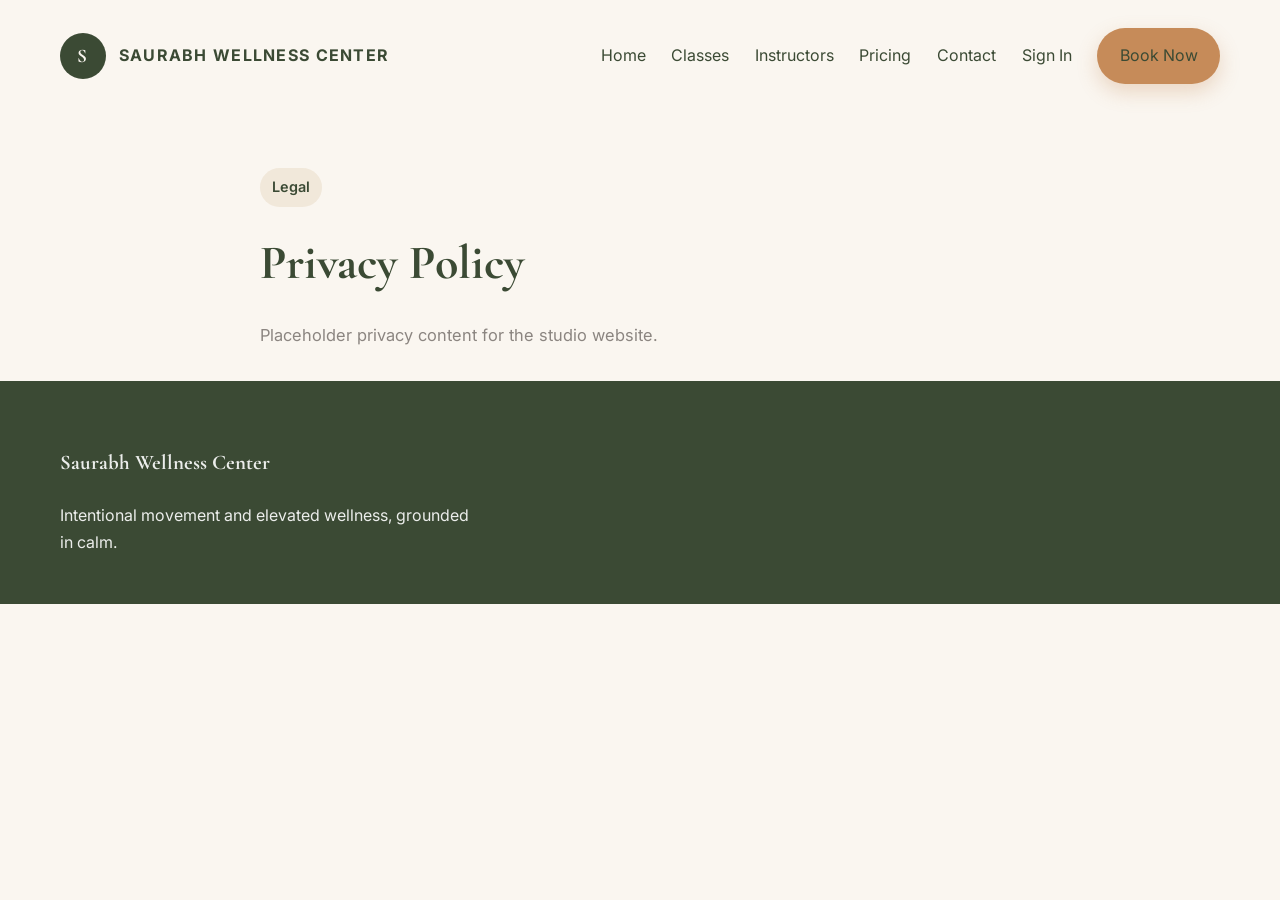
<file: privacy.html>
<!DOCTYPE html>
<html lang="en">
  <head>
    <meta charset="UTF-8" />
    <meta name="viewport" content="width=device-width, initial-scale=1.0" />
    <title>Privacy Policy | Saurabh Wellness Center</title>
    <link rel="preconnect" href="https://fonts.googleapis.com" />
    <link rel="preconnect" href="https://fonts.gstatic.com" crossorigin />
    <link href="https://fonts.googleapis.com/css2?family=Inter:wght@400;500;600;700&family=Cormorant+Garamond:wght@500;600;700&display=swap" rel="stylesheet" />
    <link rel="stylesheet" href="styles.css" />
    <link rel="icon" type="image/svg+xml" href="favicon.svg" />
  </head>
  <body>
    <header class="site-header">
      <div class="container header-inner">
        <a class="brand" href="index.html">
          <span class="brand-mark">S</span>
          <span>Saurabh Wellness Center</span>
        </a>
        <button class="menu-toggle" aria-label="Toggle navigation">☰</button>
        <nav class="nav-links" aria-label="Primary navigation">
          <a href="index.html">Home</a>
          <a href="classes.html">Classes</a>
          <a href="team.html">Instructors</a>
          <a href="pricing.html">Pricing</a>
          <a href="contact.html">Contact</a>
          <a href="auth.html" id="nav-signin">Sign In</a>
          <a class="nav-cta" href="booking.html">Book Now</a>
        </nav>
      </div>
    </header>

    <main>
      <section class="page-hero" data-reveal>
        <div class="container hero-copy">
          <span class="eyebrow">Legal</span>
          <h1>Privacy Policy</h1>
          <p>Placeholder privacy content for the studio website.</p>
        </div>
      </section>
    </main>

    <footer class="footer">
      <div class="container">
        <div class="footer-grid">
          <div>
            <h3>Saurabh Wellness Center</h3>
            <p>Intentional movement and elevated wellness, grounded in calm.</p>
          </div>
        </div>
      </div>
    </footer>

    <script src="supabase.js"></script>
    <script src="supabase-config.js"></script>
    <script src="booking-config.js"></script>
    <script src="nav-auth.js"></script>
    <script src="script.js"></script>
  </body>
</html>
</file>
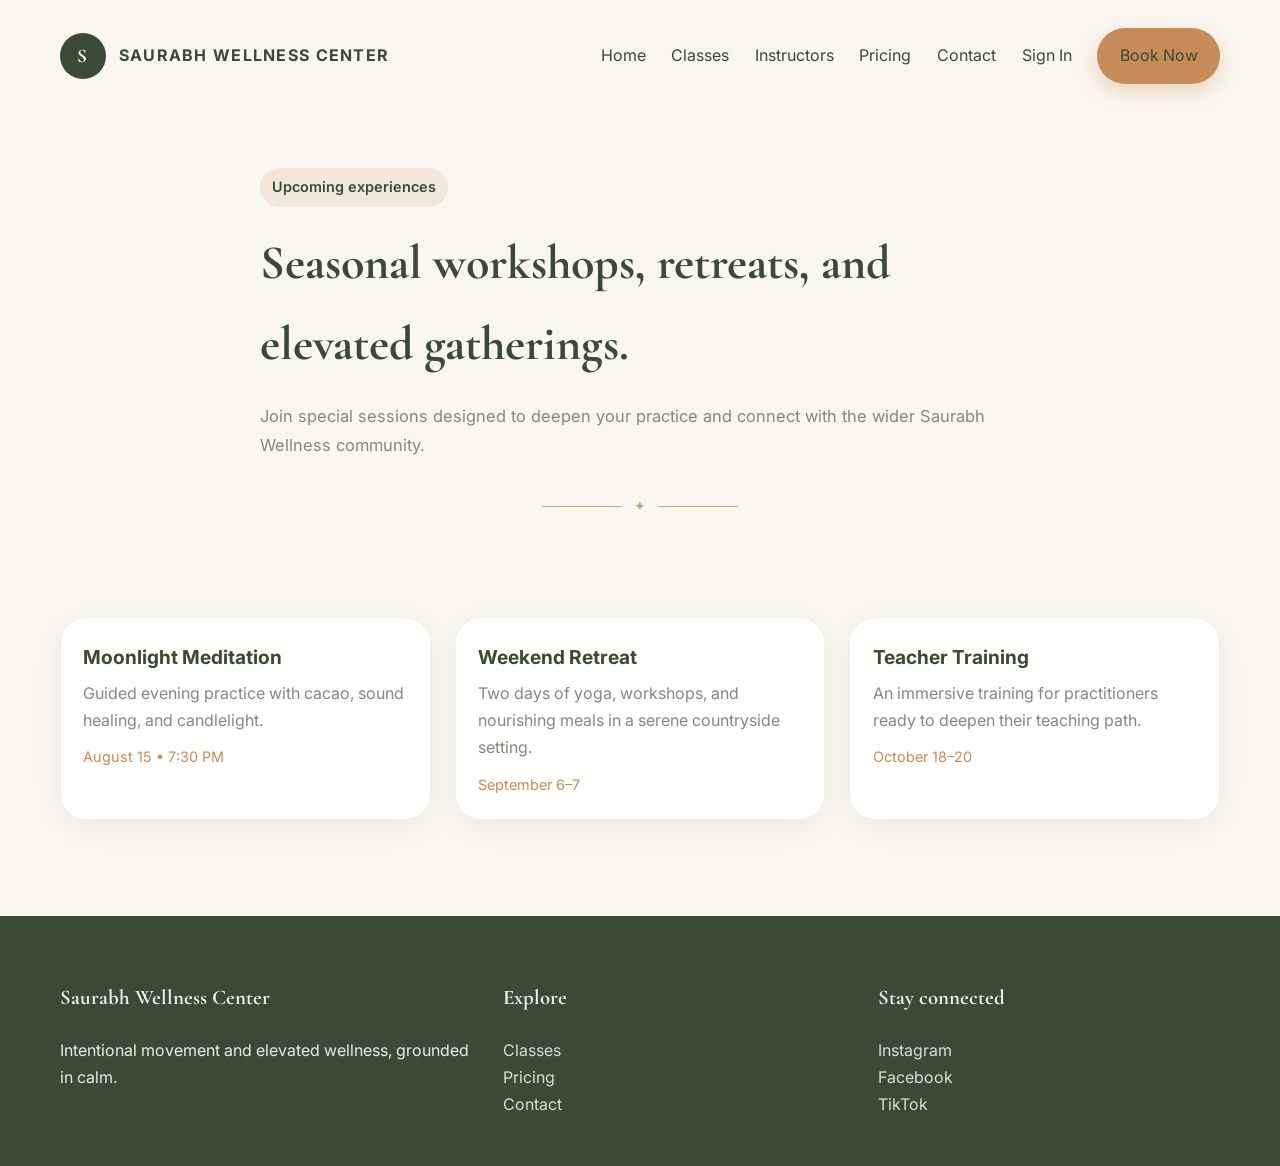
<file: workshops.html>
<!DOCTYPE html>
<html lang="en">
  <head>
    <meta charset="UTF-8" />
    <meta name="viewport" content="width=device-width, initial-scale=1.0" />
    <title>Workshops & Events | Saurabh Wellness Center</title>
    <meta name="description" content="View upcoming workshops and events at Saurabh Wellness Center in Dehradun." />
    <link rel="preconnect" href="https://fonts.googleapis.com" />
    <link rel="preconnect" href="https://fonts.gstatic.com" crossorigin />
    <link href="https://fonts.googleapis.com/css2?family=Inter:wght@400;500;600;700&family=Cormorant+Garamond:wght@500;600;700&display=swap" rel="stylesheet" />
    <link rel="stylesheet" href="styles.css" />
    <link rel="icon" type="image/svg+xml" href="favicon.svg" />
  </head>
  <body>
    <header class="site-header">
      <div class="container header-inner">
        <a class="brand" href="index.html">
          <span class="brand-mark">S</span>
          <span>Saurabh Wellness Center</span>
        </a>
        <button class="menu-toggle" aria-label="Toggle navigation">☰</button>
        <nav class="nav-links" aria-label="Primary navigation">
          <a href="index.html">Home</a>
          <a href="classes.html">Classes</a>
          <a href="team.html">Instructors</a>
          <a href="pricing.html">Pricing</a>
          <a href="contact.html">Contact</a>
          <a href="auth.html" id="nav-signin">Sign In</a>
          <a class="nav-cta" href="booking.html">Book Now</a>
        </nav>
      </div>
    </header>

    <main>
      <section class="page-hero" data-reveal>
        <div class="container hero-copy">
          <span class="eyebrow">Upcoming experiences</span>
          <h1>Seasonal workshops, retreats, and elevated gatherings.</h1>
          <p>Join special sessions designed to deepen your practice and connect with the wider Saurabh Wellness community.</p>
        </div>
      </section>

      <div class="section-divider"><span class="divider-line"></span><span class="divider-icon">✦</span><span class="divider-line"></span></div>

      <section class="section" data-reveal>
        <div class="container section-grid cards-3">
          <article class="card" data-reveal data-reveal-delay="0">
            <h3>Moonlight Meditation</h3>
            <p>Guided evening practice with cacao, sound healing, and candlelight.</p>
            <div class="meta">August 15 • 7:30 PM</div>
          </article>
          <article class="card" data-reveal data-reveal-delay="100">
            <h3>Weekend Retreat</h3>
            <p>Two days of yoga, workshops, and nourishing meals in a serene countryside setting.</p>
            <div class="meta">September 6–7</div>
          </article>
          <article class="card" data-reveal data-reveal-delay="200">
            <h3>Teacher Training</h3>
            <p>An immersive training for practitioners ready to deepen their teaching path.</p>
            <div class="meta">October 18–20</div>
          </article>
        </div>
      </section>
    </main>

    <footer class="footer">
      <div class="container">
        <div class="footer-grid">
          <div>
            <h3>Saurabh Wellness Center</h3>
            <p>Intentional movement and elevated wellness, grounded in calm.</p>
          </div>
          <div>
            <h3>Explore</h3>
            <p><a href="classes.html">Classes</a><br /><a href="pricing.html">Pricing</a><br /><a href="contact.html">Contact</a></p>
          </div>
          <div>
            <h3>Stay connected</h3>
            <p><a href="https://instagram.com" target="_blank" rel="noreferrer">Instagram</a><br /><a href="https://facebook.com" target="_blank" rel="noreferrer">Facebook</a><br /><a href="https://tiktok.com" target="_blank" rel="noreferrer">TikTok</a></p>
          </div>
        </div>
      </div>
    </footer>

    <script src="supabase.js"></script>
    <script src="supabase-config.js"></script>
    <script src="booking-config.js"></script>
    <script src="nav-auth.js"></script>
    <script src="script.js"></script>
  </body>
</html>
</file>
<file: styles.css>
:root {
  --bg: #FAF6F0;
  --surface: rgba(255, 255, 255, 0.92);
  --surface-2: rgba(255, 255, 255, 0.75);
  --text: #2E2A26;
  --muted: #8B8580;
  --accent: #3B4A34;
  --accent-dark: #2D3928;
  --accent-soft: rgba(59, 74, 52, 0.07);
  --terracotta: #C68B59;
  --terracotta-dark: #B07848;
  --sage: #6B8F5E;
  --gold: #C9A876;
  --gold-soft: rgba(201, 168, 118, 0.18);
  --border: rgba(0, 0, 0, 0.06);
  --shadow: 0 8px 30px rgba(0, 0, 0, 0.06);
  --radius: 26px;
}

* { box-sizing: border-box; }
html { scroll-behavior: smooth; }
body {
  margin: 0;
  font-family: 'Inter', Arial, sans-serif;
  color: var(--text);
  background: var(--bg);
  line-height: 1.7;
}
a { color: inherit; text-decoration: none; }
img { width: 100%; display: block; object-fit: cover; }
button, input, textarea { font: inherit; }

.container { width: min(1160px, calc(100% - 2rem)); margin: 0 auto; }
.section { padding: 6rem 0; }
.section-title {
  font-family: 'Cormorant Garamond', Georgia, serif;
  font-size: clamp(2rem, 3vw, 2.6rem);
  margin: 0 0 0.75rem;
  color: var(--accent);
}
.section-intro { color: var(--muted); max-width: 700px; margin-bottom: 2rem; }

.site-header {
  position: sticky;
  top: 0;
  z-index: 20;
  padding: 1.75rem 0;
  background: transparent;
  border-bottom: none;
  transition: background-color 0.3s ease, box-shadow 0.3s ease, padding 0.3s ease, backdrop-filter 0.3s ease;
}
.site-header.scrolled {
  background: rgba(250, 246, 240, 0.95);
  border-bottom: 1px solid var(--gold-soft);
  box-shadow: 0 4px 20px rgba(0, 0, 0, 0.04);
  backdrop-filter: blur(12px);
  padding: 0.5rem 0;
}
.header-inner {
  display: flex;
  align-items: center;
  justify-content: space-between;
  transition: transform 0.3s ease;
}
.brand {
  display: flex;
  align-items: center;
  gap: 0.8rem;
  font-weight: 700;
  letter-spacing: 0.08em;
  text-transform: uppercase;
  color: var(--accent);
}
.brand-mark {
  width: 46px; height: 46px; border-radius: 50%;
  display: grid; place-items: center; background: var(--accent);
  color: var(--bg); font-family: 'Cormorant Garamond', Georgia, serif; font-size: 1.2rem;
}
.nav-links {
  display: flex; align-items: center; gap: 1.6rem;
}
.nav-links a {
  color: var(--accent);
  position: relative;
  transition: color 180ms ease;
}
.nav-links a::after {
  content: '';
  position: absolute;
  left: 0;
  bottom: -4px;
  width: 0;
  height: 2px;
  background: var(--gold);
  transition: width 180ms ease;
}
.nav-links a:hover::after,
.nav-links a:focus-visible::after { width: 100%; }
.nav-links a:hover, .nav-links a:focus-visible { color: var(--accent-dark); }
.nav-cta {
  background: var(--terracotta);
  color: white;
  padding: 0.9rem 1.4rem;
  border-radius: 999px;
  box-shadow: 0 8px 20px rgba(198, 139, 89, 0.3);
  transition: transform 180ms ease, box-shadow 180ms ease, background 180ms ease;
}
.nav-cta:hover { transform: translateY(-2px); box-shadow: 0 12px 28px rgba(198, 139, 89, 0.35); background: var(--terracotta-dark); }
.menu-toggle { display: none; }

.hero {
  padding: 4rem 0 2rem;
  position: relative;
}
.hero::before {
  content: '';
  position: absolute;
  inset: 0;
  background: radial-gradient(circle at top left, rgba(201, 168, 118, 0.1), transparent 30%), radial-gradient(circle at bottom right, rgba(59, 74, 52, 0.06), transparent 25%);
  pointer-events: none;
}
.hero-grid {
  display: grid;
  grid-template-columns: 1.1fr 0.9fr;
  gap: 2rem;
  align-items: center;
}
.eyebrow {
  display: inline-block; padding: 0.45rem 0.75rem; border-radius: 999px;
  background: var(--gold-soft); color: var(--accent); font-size: 0.9rem; font-weight: 600;
  margin-bottom: 1rem;
}
.hero h1 {
  font-family: 'Cormorant Garamond', Georgia, serif;
  font-size: clamp(2.5rem, 5vw, 4.2rem);
  line-height: 1.05;
  margin: 0 0 1rem;
  color: var(--accent);
}
.hero p { font-size: 1.05rem; color: var(--muted); margin-bottom: 1.5rem; }
.hero-actions { display: flex; gap: 1rem; flex-wrap: wrap; margin-bottom: 2rem; }
.btn {
  display: inline-flex; align-items: center; justify-content: center; gap: 0.4rem;
  padding: 0.9rem 1.3rem; border: 1px solid transparent; border-radius: 999px;
  cursor: pointer; transition: transform 180ms ease, box-shadow 180ms ease, background 180ms ease, color 180ms ease;
}
.btn:hover { transform: translateY(-2px); box-shadow: 0 12px 28px rgba(0, 0, 0, 0.08); }
.btn-primary { background: var(--terracotta); color: white; box-shadow: 0 8px 20px rgba(198, 139, 89, 0.3); }
.btn-primary:hover { background: var(--terracotta-dark); box-shadow: 0 12px 28px rgba(198, 139, 89, 0.35); }
.btn-secondary { border-color: var(--accent); color: var(--accent); background: transparent; }
.btn-secondary:hover { background: var(--accent-soft); border-color: var(--accent-dark); color: var(--accent-dark); box-shadow: 0 8px 20px rgba(59, 74, 52, 0.1); }
.hero-card, .card, .feature-card, .pricing-card, .info-card, .contact-card {
  background: var(--surface);
  border: 1px solid var(--border);
  border-radius: var(--radius);
  box-shadow: var(--shadow);
}
.hero-visual {
  overflow: hidden;
  border-radius: 32px;
}
.hero-visual img { height: 540px; border-radius: 32px; transition: transform 0.4s ease; }
.hero-visual:hover img { transform: scale(1.03); }

.section-grid { display: grid; gap: 1.5rem; }
.cards-3 { grid-template-columns: repeat(3, minmax(0, 1fr)); }
.cards-2 { grid-template-columns: repeat(2, minmax(0, 1fr)); }
.card {
  padding: 1.4rem;
  transition: transform 0.25s ease-in-out, box-shadow 0.25s ease-in-out, border-color 0.25s ease-in-out;
}
.card:hover {
  transform: scale(1.03);
  border-color: var(--gold-soft);
  box-shadow: 0 12px 36px rgba(0, 0, 0, 0.08);
}
.card-image {
  height: 220px; border-radius: 18px; margin-bottom: 1rem;
  overflow: hidden;
  position: relative;
}
.card-image img {
  width: 100%; height: 100%; object-fit: cover; transition: transform 0.4s ease;
}
.card-image:hover img { transform: scale(1.08); }
.card h3 { font-size: 1.2rem; margin: 0 0 0.4rem; color: var(--accent); }
.card p { margin: 0; color: var(--muted); }
.card .meta { font-size: 0.9rem; color: var(--terracotta); margin-top: 0.7rem; }

.split { display: grid; grid-template-columns: 0.95fr 1.05fr; gap: 2rem; align-items: center; }
.feature-card { padding: 1.6rem; }
.feature-card ul { padding-left: 1.1rem; color: var(--muted); }

.quote-block {
  background: linear-gradient(135deg, var(--gold-soft) 0%, rgba(59, 74, 52, 0.04) 100%);
  border-radius: 32px; padding: 2.2rem; border: 1px solid var(--gold-soft);
  color: var(--text);
}

.map-card iframe { width: 100%; min-height: 280px; border: 0; border-radius: 18px; }
.form-grid { display: grid; grid-template-columns: 1fr 1fr; gap: 2rem; }
label { display: block; font-size: 0.95rem; font-weight: 600; margin-bottom: 0.5rem; color: var(--accent); }
input, textarea, select {
  width: 100%; padding: 0.9rem 1rem; border-radius: 14px; border: 1px solid var(--border); background: white;
  margin-bottom: 1rem; color: var(--text);
}
input:focus, textarea:focus, select:focus {
  outline: none; border-color: var(--gold); box-shadow: 0 0 0 3px var(--gold-soft);
}
textarea { min-height: 130px; resize: vertical; }
.form-note { color: var(--muted); font-size: 0.95rem; }

.pricing-card { padding: 1.7rem; display: flex; flex-direction: column; gap: 0.9rem; }
.pricing-card .price { font-size: 2rem; font-weight: 700; font-family: 'Cormorant Garamond', Georgia, serif; color: var(--accent); }
.pricing-card ul { padding-left: 1rem; color: var(--muted); }
.badge { display: inline-flex; padding: 0.4rem 0.7rem; background: var(--gold-soft); color: var(--accent); border-radius: 999px; width: fit-content; font-size: 0.85rem; }

.booking-toolbar {
  display: flex;
  flex-wrap: wrap;
  align-items: center;
  justify-content: space-between;
  gap: 1rem;
  padding: 2rem;
}
.booking-toolbar .toolbar-text { max-width: 560px; }
.booking-toolbar input,
.booking-toolbar select {
  min-width: 180px;
  padding: 0.95rem 1rem;
  border: 1px solid var(--border);
  border-radius: 14px;
  background: white;
}
.booking-toolbar input { width: 100%; }
.booking-toolbar .toolbar-actions {
  display: grid;
  grid-template-columns: repeat(3, minmax(160px, 1fr));
  gap: 1rem;
  width: 100%;
}
.schedule-days {
  display: flex;
  flex-wrap: wrap;
  gap: 0.75rem;
  padding: 1.5rem 2rem;
  margin: 1.5rem 0;
  justify-content: flex-start;
}
.day-pill {
  padding: 0.85rem 1rem;
  border-radius: 999px;
  background: var(--surface-2);
  color: var(--muted);
  font-size: 0.95rem;
  cursor: pointer;
  transition: transform 180ms ease, background 180ms ease;
}
.day-pill.active,
.day-pill:hover { background: var(--gold-soft); transform: translateY(-1px); color: var(--accent); }
.schedule-grid { display: grid; gap: 1.5rem; }
.booking-card {
  padding: 1.6rem;
  border-radius: 24px;
  background: var(--surface);
  border: 1px solid var(--border);
}
.booking-card-top { display: flex; justify-content: space-between; gap: 1rem; align-items: flex-start; margin-bottom: 1rem; }
.booking-card h3 { margin: 0 0 0.55rem; font-size: 1.3rem; color: var(--accent); }
.booking-card p { margin: 0 0 1rem; color: var(--muted); }
.booking-meta { display: flex; flex-wrap: wrap; gap: 1rem; color: var(--terracotta); font-size: 0.94rem; margin-bottom: 1.25rem; }
.booking-card-footer { display: flex; justify-content: space-between; align-items: center; gap: 1rem; flex-wrap: wrap; }
.booking-time { color: var(--accent); font-weight: 600; }
.booking-embed {
  min-height: 380px;
  padding: 2rem;
  border-radius: 24px;
  background: white;
  border: 1px dashed var(--gold);
  display: grid;
  place-items: center;
  color: var(--muted);
  text-align: center;
}

.page-hero {
  padding: 3.5rem 0 1rem;
}
.page-hero .hero-copy { max-width: 760px; }
.page-hero h1 { font-family: 'Cormorant Garamond', Georgia, serif; font-size: clamp(2.2rem, 4vw, 3rem); margin: 0 0 0.8rem; color: var(--accent); }
.page-hero p { color: var(--muted); font-size: 1.03rem; }

.footer {
  background: var(--accent);
  color: rgba(255, 255, 255, 0.9);
  padding: 4rem 0 2rem;
}
.footer-grid { display: grid; grid-template-columns: 1.2fr 1fr 1fr; gap: 2rem; }
.footer a { color: rgba(255, 255, 255, 0.82); }
.footer a:hover { color: var(--gold); }
.footer h3 { font-family: 'Cormorant Garamond', Georgia, serif; margin-top: 0; font-size: 1.3rem; }
.footer-bottom { border-top: 1px solid rgba(255, 255, 255, 0.15); padding-top: 1rem; margin-top: 2rem; display: flex; justify-content: space-between; gap: 1rem; color: rgba(255, 255, 255, 0.6); font-size: 0.95rem; }

.small { font-size: 0.95rem; }
.muted { color: var(--muted); }

.section-divider {
  display: flex;
  align-items: center;
  justify-content: center;
  gap: 0.75rem;
  padding: 0.5rem 0;
  border: none;
  margin: 0;
}
.divider-line {
  display: block;
  width: 80px;
  height: 1px;
  background: var(--gold);
}
.divider-icon {
  color: var(--gold);
  font-size: 0.9rem;
  line-height: 1;
}

.js [data-reveal] {
  opacity: 0;
  transform: translateY(60px);
}
@media (prefers-reduced-motion: no-preference) {
  .js [data-reveal] {
    opacity: 0;
    transform: translateY(60px);
    transition: opacity 0.6s cubic-bezier(0.25, 0.46, 0.45, 0.94), transform 0.6s cubic-bezier(0.25, 0.46, 0.45, 0.94);
  }
  .js [data-reveal].visible {
    opacity: 1;
    transform: translateY(0);
  }
}
@media (prefers-reduced-motion: reduce) {
  .js [data-reveal] {
    opacity: 1;
    transform: none;
  }
}

@media (max-width: 900px) {
  .hero-grid, .split, .form-grid, .booking-shell, .cards-3, .cards-2, .footer-grid { grid-template-columns: 1fr; }
  .hero-visual img { height: 400px; }
}

@media (max-width: 760px) {
  .nav-links { display: none; position: absolute; top: 100%; left: 1rem; right: 1rem; background: var(--surface); border: 1px solid var(--border); border-radius: 18px; padding: 1rem; flex-direction: column; align-items: flex-start; box-shadow: var(--shadow); margin-top: 0.5rem; }
  .nav-links.open { display: flex; }
  .menu-toggle { display: inline-flex; border: 0; background: transparent; font-size: 1.5rem; cursor: pointer; color: var(--accent); }
  .header-inner { position: relative; }
  .section { padding: 4rem 0; }
  .hero { padding-top: 2rem; }
  .hero-actions { flex-direction: column; align-items: flex-start; }
  .footer-bottom { flex-direction: column; }
}

/* --- Auth Avatar & Dropdown --- */
.nav-auth-wrap {
  position: relative;
  display: flex;
  align-items: center;
}

.nav-avatar {
  width: 40px;
  height: 40px;
  border-radius: 50%;
  border: 2px solid var(--accent);
  background-size: cover;
  background-position: center;
  background-repeat: no-repeat;
  cursor: pointer;
  position: relative;
  padding: 0;
  transition: transform 0.2s ease, box-shadow 0.2s ease;
  flex-shrink: 0;
}

.nav-avatar:hover {
  transform: scale(1.06);
  box-shadow: 0 0 0 3px var(--gold-soft);
}

.nav-status-dot {
  position: absolute;
  bottom: 1px;
  right: 1px;
  width: 10px;
  height: 10px;
  border-radius: 50%;
  background: #4CAF50;
  border: 2px solid #fff;
  z-index: 1;
}

.nav-dropdown {
  position: absolute;
  top: calc(100% + 10px);
  right: 0;
  min-width: 220px;
  background: #fff;
  border-radius: 14px;
  box-shadow: 0 12px 40px rgba(0,0,0,0.12), 0 4px 12px rgba(0,0,0,0.06);
  padding: 0.5rem 0;
  opacity: 0;
  transform: translateY(-6px) scale(0.96);
  pointer-events: none;
  transition: opacity 0.2s ease, transform 0.2s ease;
  z-index: 1000;
}

.nav-dropdown--open {
  opacity: 1;
  transform: translateY(0) scale(1);
  pointer-events: auto;
}

.nav-dropdown-header {
  padding: 0.75rem 1rem 0.5rem;
}

.nav-dropdown-name {
  display: block;
  font-size: 0.9rem;
  font-weight: 600;
  color: var(--text);
  line-height: 1.3;
}

.nav-dropdown-email {
  display: block;
  font-size: 0.78rem;
  color: var(--muted);
  line-height: 1.3;
  margin-top: 2px;
  word-break: break-all;
}

.nav-dropdown-divider {
  height: 1px;
  background: var(--border);
  margin: 0.35rem 0;
}

.nav-dropdown-item {
  display: flex;
  align-items: center;
  gap: 0.6rem;
  padding: 0.5rem 1rem;
  font-size: 0.85rem;
  color: var(--text);
  background: none;
  border: none;
  width: 100%;
  text-align: left;
  cursor: pointer;
  transition: background 0.15s ease;
  font-family: inherit;
  box-sizing: border-box;
}

.nav-dropdown-item:hover {
  background: var(--accent-soft);
}

.nav-dropdown-item svg {
  flex-shrink: 0;
  color: var(--muted);
}

.nav-dropdown-signout {
  color: #c0392b;
}

.nav-dropdown-signout:hover {
  background: rgba(192,57,43,0.08) !important;
}

.nav-dropdown-signout svg {
  color: #c0392b;
}

/* --- Booking system --- */
.booking-price {
  font-size: 1.05rem;
  font-weight: 700;
  color: var(--accent);
}

.spots-full {
  color: #c0392b;
  font-weight: 600;
}

.btn-primary:disabled {
  opacity: 0.55;
  cursor: not-allowed;
  box-shadow: none;
}

.payment-methods-note {
  font-size: 0.85rem;
  color: var(--muted);
  white-space: nowrap;
}

/* --- Modals --- */
.modal { position: fixed; inset: 0; z-index: 2000; }

.modal-backdrop {
  position: fixed;
  inset: 0;
  background: rgba(46, 42, 38, 0.55);
  backdrop-filter: blur(4px);
  display: flex;
  align-items: center;
  justify-content: center;
  padding: 1rem;
  animation: fadeIn 0.2s ease;
  z-index: 2001;
}

.modal-box {
  background: var(--bg);
  border-radius: var(--radius);
  box-shadow: 0 20px 60px rgba(0,0,0,0.25);
  padding: 2rem;
  max-width: 460px;
  width: 100%;
  max-height: 90vh;
  overflow-y: auto;
  position: relative;
  animation: popIn 0.25s cubic-bezier(0.16, 1, 0.3, 1);
}

@keyframes fadeIn { from { opacity: 0; } to { opacity: 1; } }
@keyframes popIn {
  from { opacity: 0; transform: translateY(14px) scale(0.96); }
  to { opacity: 1; transform: translateY(0) scale(1); }
}

.modal-close {
  position: absolute;
  top: 0.75rem;
  right: 1rem;
  background: none;
  border: none;
  font-size: 1.6rem;
  color: var(--muted);
  cursor: pointer;
  line-height: 1;
}

/* --- Summary rows & contact fields --- */
.summary-row {
  display: flex;
  justify-content: space-between;
  gap: 1rem;
  padding: 0.3rem 0;
  font-size: 0.92rem;
  color: var(--text);
}
.summary-row span:last-child { text-align: right; color: var(--text); }
.summary-total {
  font-size: 1.05rem;
  font-weight: 700;
  color: var(--accent);
}

.contact-fields label {
  display: block;
  font-size: 0.85rem;
  color: var(--muted);
  margin: 0.7rem 0 0.25rem;
}
.contact-fields input {
  width: 100%;
  padding: 0.7rem 0.9rem;
  border: 1px solid var(--border);
  border-radius: 12px;
  font-size: 0.95rem;
  background: #fff;
  color: var(--text);
}
.contact-fields input:focus {
  outline: none;
  border-color: var(--terracotta);
  box-shadow: 0 0 0 3px var(--gold-soft);
}

/* --- Spinner --- */
.spinner {
  width: 48px;
  height: 48px;
  margin: 0 auto 1rem;
  border-radius: 50%;
  border: 4px solid var(--gold-soft);
  border-top-color: var(--terracotta);
  animation: spin 0.9s linear infinite;
}
@keyframes spin { to { transform: rotate(360deg); } }

/* --- Payment state icons --- */
.payment-state-icon {
  width: 56px;
  height: 56px;
  border-radius: 50%;
  margin: 0 auto 1rem;
  display: flex;
  align-items: center;
  justify-content: center;
  font-size: 1.6rem;
  color: #fff;
  animation: popIn 0.3s ease;
}
.payment-state-icon.success { background: #4CAF50; }
.payment-state-icon.fail { background: #c0392b; }
.payment-state-icon.info { background: var(--sage); font-size: 1.3rem; }

/* --- Confirmation --- */
.booking-ref {
  font-family: 'Cormorant Garamond', serif;
  font-size: 1.6rem;
  font-weight: 700;
  color: var(--terracotta);
  margin: 0.5rem 0 1.2rem;
  letter-spacing: 0.5px;
}

.confirm-card {
  background: #fff;
  border: 1px solid var(--border);
  border-radius: 18px;
  padding: 1.2rem;
  margin-bottom: 1.4rem;
  text-align: left;
}
.confirm-card h3 { margin: 0 0 0.4rem; color: var(--accent); }
.confirm-card p { margin: 0.2rem 0; color: var(--muted); font-size: 0.92rem; }
.confirm-card p strong { color: var(--text); }

.auth-error { padding: 0.5rem 0.75rem; border-radius: 10px; background: rgba(192,57,43,0.08); }

/* --- Filter pills --- */
.filter-pills { display: flex; gap: 0.5rem; flex-wrap: wrap; }
.filter-pill {
  background: #fff;
  border: 1px solid var(--border);
  border-radius: 999px;
  padding: 0.45rem 1.1rem;
  font-size: 0.85rem;
  color: var(--muted);
  cursor: pointer;
  transition: all 0.2s ease;
  font-family: inherit;
}
.filter-pill:hover { color: var(--accent); border-color: var(--gold); }
.filter-pill.active { background: var(--accent); color: #fff; border-color: var(--accent); }

/* --- Demo gateway --- */
.demo-methods { display: grid; gap: 0.5rem; margin-bottom: 1rem; }
.demo-method {
  display: flex;
  align-items: center;
  gap: 0.7rem;
  border: 1px solid var(--border);
  border-radius: 12px;
  padding: 0.65rem 0.85rem;
  cursor: pointer;
  background: #fff;
  transition: all 0.15s ease;
  font-size: 0.9rem;
}
.demo-method:hover { border-color: var(--gold); }
.demo-method:has(input:checked) {
  border-color: var(--accent);
  background: var(--accent-soft);
}
.demo-method input { accent-color: var(--accent); }

.demo-method-detail {
  background: #fff;
  border: 1px solid var(--border);
  border-radius: 14px;
  padding: 1rem;
  margin: 0.75rem 0;
}
.demo-upi { display: flex; align-items: center; gap: 1rem; }
.demo-qr {
  width: 76px;
  height: 76px;
  border: 1px dashed var(--gold);
  border-radius: 12px;
  display: flex;
  align-items: center;
  justify-content: center;
  background: var(--bg);
  flex-shrink: 0;
}
.wallet-chip {
  background: var(--gold-soft);
  color: var(--accent);
  font-weight: 600;
  font-size: 0.85rem;
  padding: 0.4rem 1rem;
  border-radius: 999px;
}

/* --- Demo schedule notice --- */
.demo-notice {
  background: var(--gold-soft);
  border: 1px solid var(--gold);
  color: var(--accent);
  border-radius: 12px;
  padding: 0.8rem 1rem;
  font-size: 0.88rem;
  margin-bottom: 1.25rem;
}
.demo-notice code {
  background: rgba(255,255,255,0.7);
  padding: 0.1rem 0.4rem;
  border-radius: 6px;
  font-size: 0.8rem;
}
</file>
